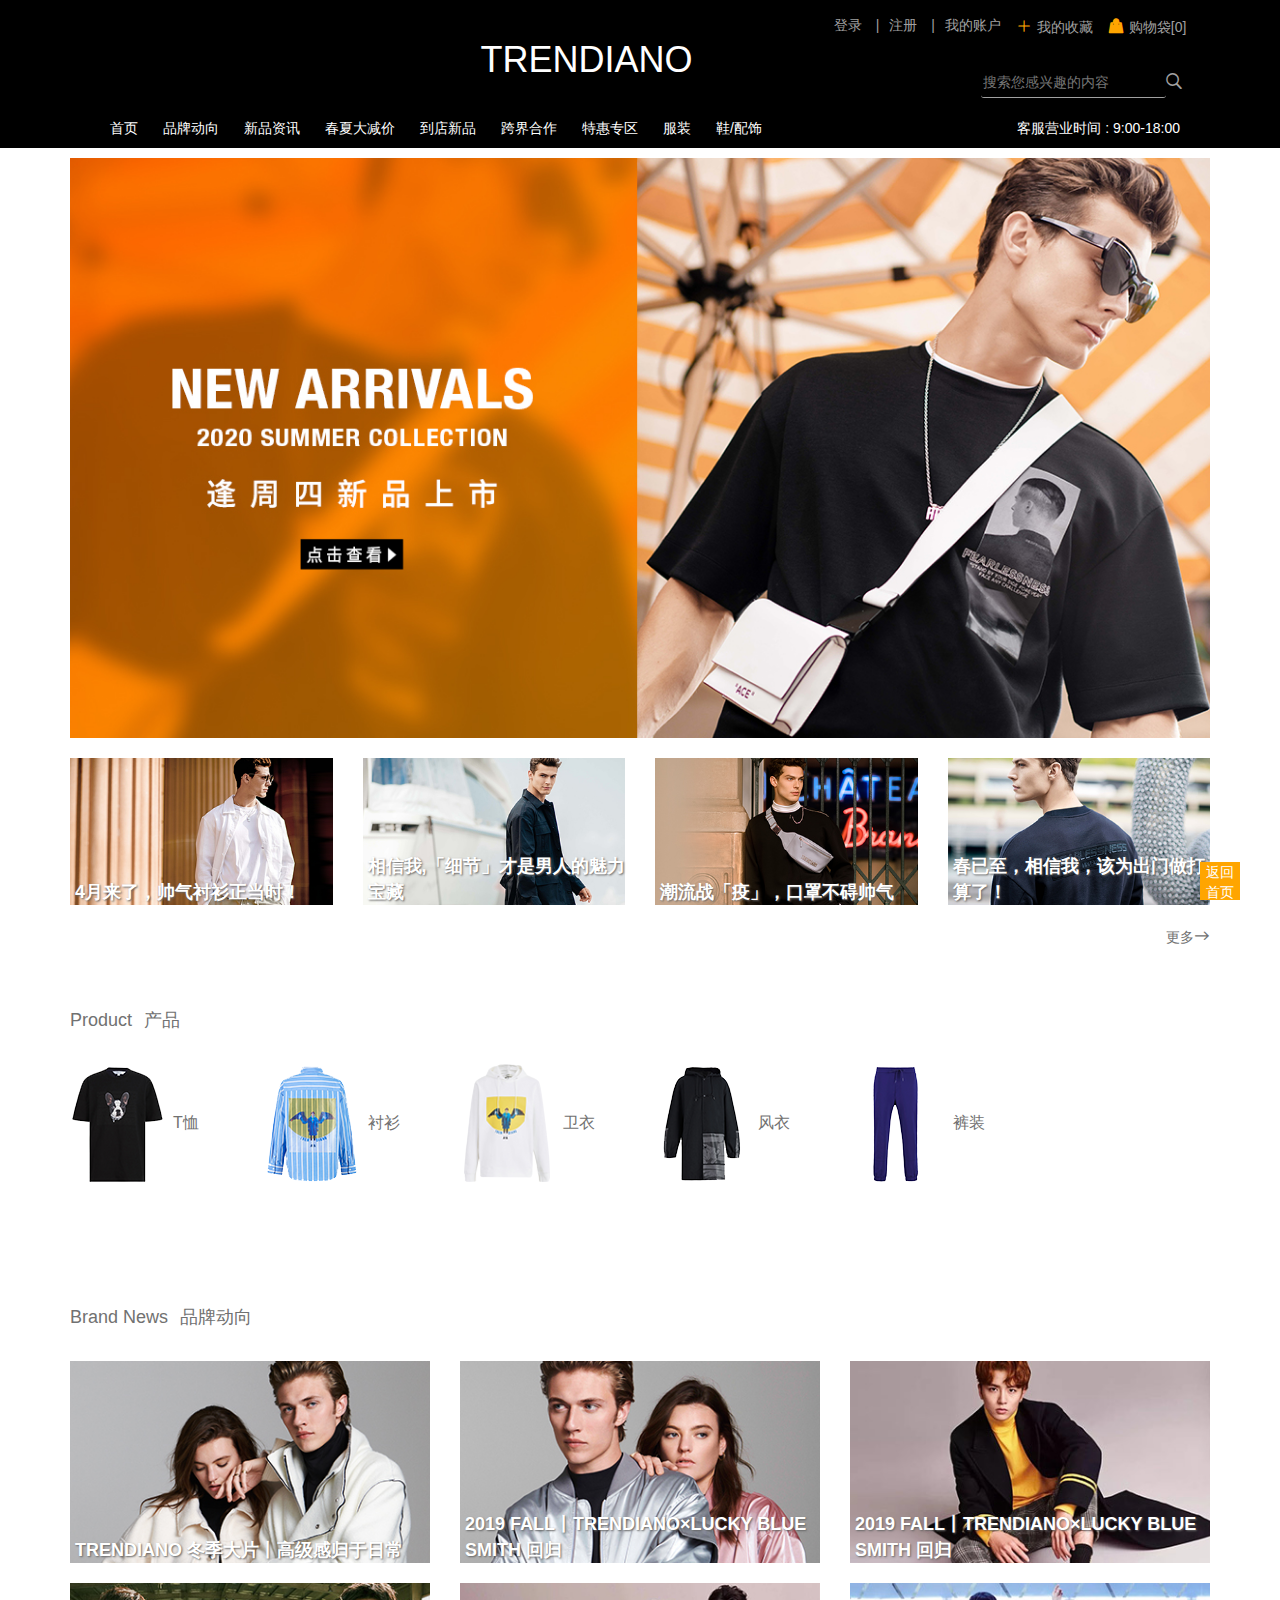
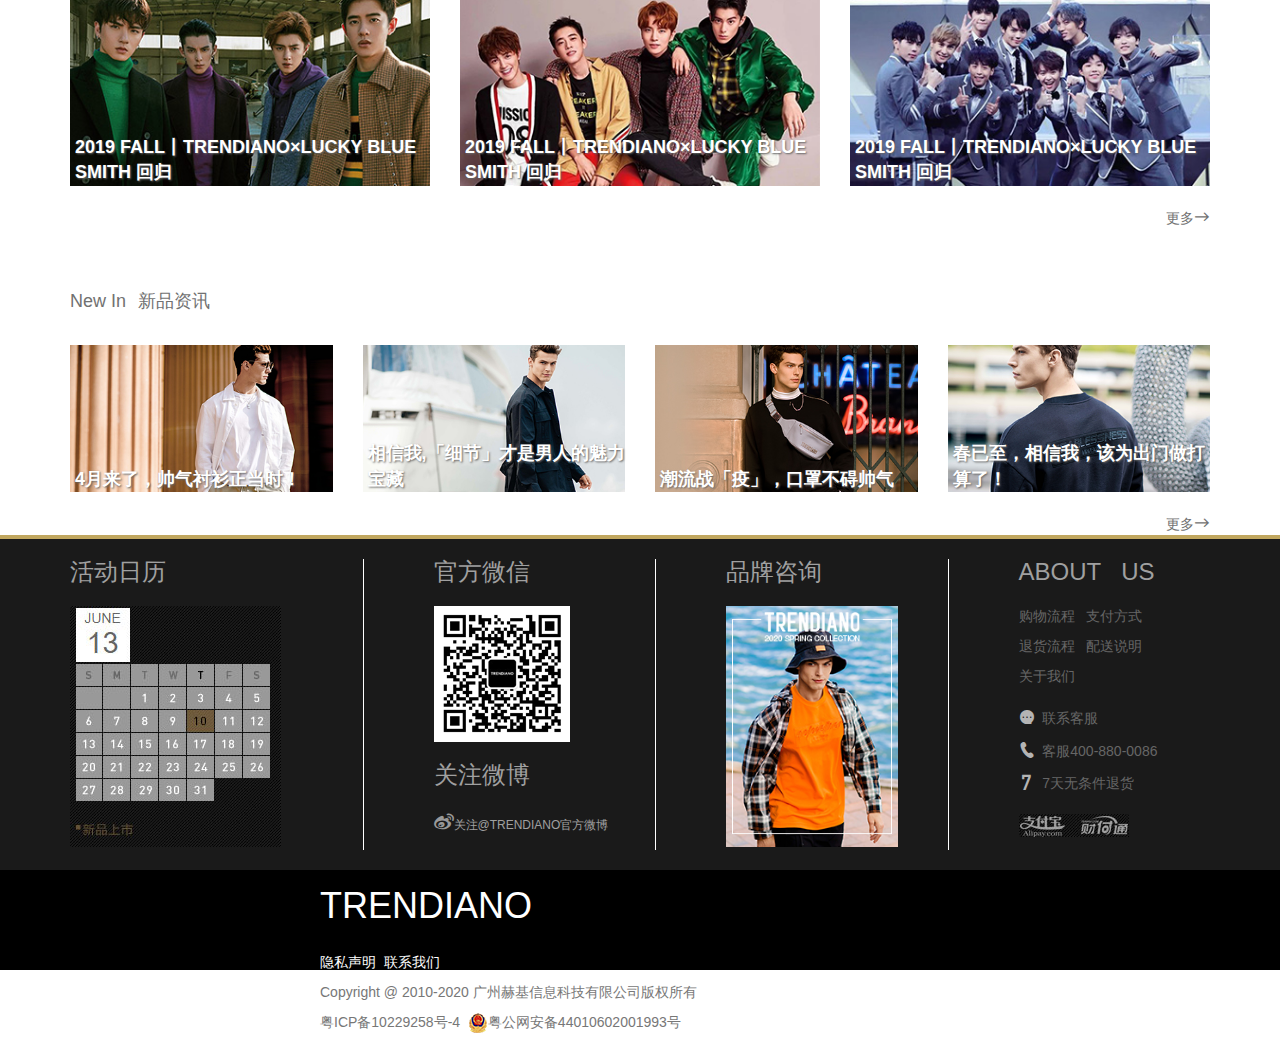
<file: index.html>
<!DOCTYPE html>
<html lang="en">
  <head>
    <meta charset="UTF-8" />
    <meta name="viewport" content="width=device-width, initial-scale=1.0" />
    <title>Document</title>
    <link rel="stylesheet" href="./css/bootstrap.min.css" />
    <link rel="stylesheet" href="./css/icon.css">
    <link rel="stylesheet" href="./css/iconfont.css" />
    <link rel="stylesheet" href="./css/header.css">
    <link rel="stylesheet" href="./css/footer.css">
    <link rel="stylesheet" href="./css/fanhui.css">
    <style>
      .section .big{
        padding-top: 10px;
        padding-bottom: 20px;
      }
      .section .big img{
        width: 100%;
        display: block;
      }
      .section .cell{
        margin-bottom: 20px;
      }
     .section .cell img{
       display: block;
       width: 100%;
       position: relative;
     }
     .section .cell a{
       text-decoration: none;
       color: white;
     }
     .section .cell a p{
       width: 262px;
       padding-left: 5px;
       
       position: absolute;
       bottom: 0;
      font-size: 18px;
      text-shadow: 1px 1px 2px #666;
      font-weight: 900;
     
      margin: 0; 
      background-color: rgba(0,0,0,0,5);
      transition: background-color 0.5s;
     }
     .section .cell a .p-tre{
       width: 360px;
     }
     .section .cell a p:hover{
      background-color: black;
      opacity: 0.5;
     }
     .product{
       margin-top: 60px;
       margin-bottom: 20px;
     }
     .product p span{
       font-size: 18px;
       color: #717171;
      
     }
     .product-img{
       margin-bottom: 60px;
     }
     .product-img .t-shirt span{
      
       font-size: 16px;
       color: #717171;
       padding-left: 5px;
       
     }
     .extra a{
       display: block;
       color: #717171;
       float: right;
       text-decoration: none;
     }
     .header{
       display: block;
     }
     .header-bottom .first{
       padding-left: 170px;
     }
     .two{
       width: 100%;
       display: none;
       position: fixed;
       z-index: 10;
     }
     .top {
       display: none;
     }
    </style>
  </head>
  <body>
    <div class="header">
      <div class="container">
        <div class="row">
          <div class="header-top col-md-12">
            <div class="row">
              <div class="logo col-md-7">
                <h1><a href="" class="tre">TRENDIANO</a></h1>
              </div>
              <div class="reg-sea col-md-5">
                <div class="row">
                  <ul class="col-md-10 clearfix">
                    <li><a href="./denglu.html">登录</a> <span class="shu">|</span></li>
                    <li><a href="">注册</a> <span class="shu">|</span></li>
                    <li><a href="" class="my">我的账户</a></li>
                    <li>
                      <span class="iconfont icon-addTodo-nav icon"></span
                      ><a href="">我的收藏</a>
                    </li>
                    <li>
                      <span class="iconfont icon-gouwudai icon"></span
                      ><a href="./gouwuche.html">购物袋<span>[<span>0</span>]</span></a>
                    </li>
                  </ul>
                  <div class="search col-md-6">
                    <input type="text" name="" id="" class="find" placeholder="搜索您感兴趣的内容"/><span class="iconfont icon-sousuo"></span
                  </div>
                </div>
              </div>
            </div>
          </div>
        </div>
      </div>
        <div class="header-bottom  clearfix">
           <ul class="clearfix">
            <li ><a href="" class="list">首页</a></li>
             <li ><a href="" class="list">品牌动向</a></li>
             <li ><a href="" class="list">新品资讯</a></li>
             <li class="list-item"><a href="" class="list"> 春夏大减价</a>
                  <div class="menu" data-index="3">
            <div class="menu-box"><h4>BIG SALE</h4>
            <div class="menu-bottom clearfix">
             <ul>
              <li><a href="">5.29主推款</a></li>
              <li><a href="">6.11主推款</a></li>
              <li><a href="">7折专区</a></li>
              <li><a href="">8折专区</a></li>
            </ul>
            <ul>
              <li><a href="" class="menu-bottom-right">9折专区</a></li>
            </ul>
           </div>
          </div>
          </div>
             </li>
             <li class="list-item"><a href="" class="list"> 到店新品</a>
              <div class="menu">
                <div class="menu-box"><h4>NEW IN</h4>
                <div class="menu-bottom clearfix">
                 <ul>
                  <li><a href="">5月14号到店</a></li>
                  <li><a href="">4月30号到店</a></li>
                  <li><a href="">4月16号到店</a></li>
                  <li><a href="">全部新品</a></li>
                </ul>
               </div>
              </div>
              </div>
            </li>
             <li class="list-item"><a href="" class="list">跨界合作 </a>
              <div class="menu">
                <div class="menu-box"><h4>IP</h4>
                <div class="menu-bottom clearfix">
                 <ul>
                  <li><a href="">侏儒兔系列</a></li>
                  <li><a href="">狮子王联名款</a></li>
                </ul>
               </div>
              </div>
              </div>
            </li>
             <li class="list-item"><a href="" class="list">特惠专区</a>
              <div class="menu">
                <div class="menu-box"><h4>VIP SALE</h4>
                <div class="menu-bottom clearfix">
                 <ul>
                  <li><a href="">2件9折 3件8折</a></li>
                  <li><a href="">秒杀专区</a></li>
                  <li><a href="">新品秒杀</a></li>
                </ul>
               </div>
              </div>
              </div>
            </li>
             <li class="list-item"><a href="" class="list">服装</a>
              <div class="menu">
                <div class="menu-box"><h4>NEW IN_SHANG</h4>
                <div class="menu-bottom clearfix">
                 <ul>
                  <li><a href="">T恤/POLO</a></li>
                  <li><a href="">衬衫</a></li>
                  <li><a href="">卫衣</a></li>
                  <li><a href="">夹克</a></li>
                </ul>
                <ul>
                  <li><a href="">夹克</a></li>
                  <li><a href="">裤装</a></li>
                  <li><a href="">风衣</a></li>
                  <li><a href="">针织衫</a></li>
                </ul>
                <ul>
                  <li><a href="">羽绒服</a></li>
                  <li><a href="">棉衣</a></li>
                  <li><a href="">毛呢大衣</a></li>
                  <li><a href="">西服</a></li>
                </ul>
               </div>
              </div>
              </div></li>
             <li class="list-item"><a href="" class="list">鞋/配饰</a>
              <div class="menu">
                <div class="menu-box"><h4>SHOES</h4>
                <div class="menu-bottom clearfix">
                 <ul>
                  <li><a href="">休闲鞋</a></li>
                  <li><a href="">凉鞋/拖鞋</a></li>
                  <li><a href="">包包</a></li>
                  <li><a href="">帽</a></li>
                </ul>
                <ul>
                  <li><a href="">袜</a></li>
                  <li><a href="">其他配饰</a></li>
                </ul>
               </div>
              </div>
              </div></li>
             <li><p>客服营业时间 : 9:00-18:00</p></li>
           </ul>
        </div>
      </div>
    </div>
    <div class="header-bottom two clearfix">
      <ul class="clearfix">
       <li class="first" ><a href="" class="list">首页</a></li>
        <li ><a href="" class="list">品牌动向</a></li>
        <li ><a href="" class="list">新品资讯</a></li>
        <li class="list-item"><a href="" class="list"> 春夏大减价</a>
             <div class="menu" data-index="3">
       <div class="menu-box"><h4>BIG SALE</h4>
       <div class="menu-bottom clearfix">
        <ul>
         <li><a href="">5.29主推款</a></li>
         <li><a href="">6.11主推款</a></li>
         <li><a href="">7折专区</a></li>
         <li><a href="">8折专区</a></li>
       </ul>
       <ul>
         <li><a href="" class="menu-bottom-right">9折专区</a></li>
       </ul>
      </div>
     </div>
     </div>
        </li>
        <li class="list-item"><a href="" class="list"> 到店新品</a>
         <div class="menu">
           <div class="menu-box"><h4>NEW IN</h4>
           <div class="menu-bottom clearfix">
            <ul>
             <li><a href="">5月14号到店</a></li>
             <li><a href="">4月30号到店</a></li>
             <li><a href="">4月16号到店</a></li>
             <li><a href="">全部新品</a></li>
           </ul>
          </div>
         </div>
         </div>
       </li>
        <li class="list-item"><a href="" class="list">跨界合作 </a>
         <div class="menu">
           <div class="menu-box"><h4>IP</h4>
           <div class="menu-bottom clearfix">
            <ul>
             <li><a href="">侏儒兔系列</a></li>
             <li><a href="">狮子王联名款</a></li>
           </ul>
          </div>
         </div>
         </div>
       </li>
        <li class="list-item"><a href="" class="list">特惠专区</a>
         <div class="menu">
           <div class="menu-box"><h4>VIP SALE</h4>
           <div class="menu-bottom clearfix">
            <ul>
             <li><a href="">2件9折 3件8折</a></li>
             <li><a href="">秒杀专区</a></li>
             <li><a href="">新品秒杀</a></li>
           </ul>
          </div>
         </div>
         </div>
       </li>
        <li class="list-item"><a href="" class="list">服装</a>
         <div class="menu">
           <div class="menu-box"><h4>NEW IN_SHANG</h4>
           <div class="menu-bottom clearfix">
            <ul>
             <li><a href="">T恤/POLO</a></li>
             <li><a href="">衬衫</a></li>
             <li><a href="">卫衣</a></li>
             <li><a href="">夹克</a></li>
           </ul>
           <ul>
             <li><a href="">夹克</a></li>
             <li><a href="">裤装</a></li>
             <li><a href="">风衣</a></li>
             <li><a href="">针织衫</a></li>
           </ul>
           <ul>
             <li><a href="">羽绒服</a></li>
             <li><a href="">棉衣</a></li>
             <li><a href="">毛呢大衣</a></li>
             <li><a href="">西服</a></li>
           </ul>
          </div>
         </div>
         </div></li>
        <li class="list-item"><a href="" class="list">鞋/配饰</a>
         <div class="menu">
           <div class="menu-box"><h4>SHOES</h4>
           <div class="menu-bottom clearfix">
            <ul>
             <li><a href="">休闲鞋</a></li>
             <li><a href="">凉鞋/拖鞋</a></li>
             <li><a href="">包包</a></li>
             <li><a href="">帽</a></li>
           </ul>
           <ul>
             <li><a href="">袜</a></li>
             <li><a href="">其他配饰</a></li>
           </ul>
          </div>
         </div>
         </div></li>
        <li><p>客服营业时间 : 9:00-18:00</p></li>
      </ul>
   </div>
  <div class="section">
    <div class="container">
      <div class="row">
        <a href="" class="col-md-12 big">
          <img src="./images/20200608153952065.jpg" alt="">
        </a>
            <div class="cell col-md-3">
              <a href="">
                <img src="./images/img2.jpg" alt="">
                <p>4月来了，帅气衬衫正当时！</p>
              </a>
            </div>
            <div class="cell col-md-3">
              <a href="">
                <img src="./images/img3.jpg" alt="">
                <p>相信我,「细节」才是男人的魅力宝藏</p>
              </a>
            </div>
            <div class="cell col-md-3">
              <a href="">
                <img src="./images/img4.jpg" alt="">
                <p>潮流战「疫」，口罩不碍帅气</p>
              </a>
            </div>
            <div class="cell col-md-3">
              <a href="">
                <img src="./images/img5.jpg" alt="">
                <p>春已至，相信我，该为出门做打算了！</p>
              </a>
            </div>
            <div class="extra col-md-12">
              <a href="">更多<span class="iconfont icon-youjiantou"></span></a>
            </div>
            <div class="product col-md-12">
              <p><span>Product</span>&nbsp;&nbsp; <span>产品</span></p>
            </div>
            <div class="product-img col-md-12">
              <div class="row">
                <div class="t-shirt col-md-2">
                  <a href=""><img src="./images/img6.png" alt=""></a>
                  <span>T恤</span>
                </div>
                <div class="t-shirt col-md-2">
                  <a href=""><img src="./images/img7.png" alt=""></a>
                  <span>衬衫</span>
                </div>
                <div class="t-shirt col-md-2">
                  <a href=""><img src="./images/img8.png" alt=""></a>
                  <span>卫衣</span>
                </div>
                <div class="t-shirt col-md-2">
                  <a href=""><img src="./images/img9.png" alt=""></a>
                  <span>风衣</span>
                </div>
                <div class="t-shirt col-md-2">
                  <a href=""><img src="./images/img10.png" alt=""></a>
                  <span>裤装</span>
                </div>
              </div>
              
            </div>
            <div class="product col-md-12">
              <p><span>Brand News</span>&nbsp;&nbsp; <span> 品牌动向</span></p>
            </div>
            <div class="cell col-md-4 ">
              <a href="">
                <img src="./images/1.jpg" alt="">
                <p class="p-tre">TRENDIANO 冬季大片丨高级感归于日常</p>
              </a>
            </div>
            <div class="cell col-md-4 ">
              <a href="">
                <img src="./images/2.jpg" alt="">
                <p class="p-tre">2019 FALL丨TRENDIANO×LUCKY BLUE SMITH 回归</p>
              </a>
            </div>
            <div class="cell col-md-4 ">
              <a href="">
                <img src="./images/3.jpg" alt="">
                <p class="p-tre">2019 FALL丨TRENDIANO×LUCKY BLUE SMITH 回归</p>
              </a>
            </div>
            <div class="cell col-md-4 ">
              <a href="">
                <img src="./images/4.jpg" alt="">
                <p class="p-tre">2019 FALL丨TRENDIANO×LUCKY BLUE SMITH 回归</p>
              </a>
            </div>
            <div class="cell col-md-4 ">
              <a href="">
                <img src="./images/5.jpg" alt="">
                <p class="p-tre">2019 FALL丨TRENDIANO×LUCKY BLUE SMITH 回归</p>
              </a>
            </div>
            <div class="cell col-md-4 ">
              <a href="">
                <img src="./images/6.jpg" alt="">
                <p class="p-tre">2019 FALL丨TRENDIANO×LUCKY BLUE SMITH 回归</p>
              </a>
            </div>
            <div class="extra col-md-12">
              <a href="">更多<span class="iconfont icon-youjiantou"></span></a>
            </div>
            <div class="product col-md-12">
              <p><span>New In</span>&nbsp;&nbsp; <span>  新品资讯</span></p>
              </div>
              <div class="cell col-md-3">
                <a href="">
                  <img src="./images/img2.jpg" alt="">
                  <p>4月来了，帅气衬衫正当时！</p>
                </a>
              </div>
              <div class="cell col-md-3">
                <a href="">
                  <img src="./images/img3.jpg" alt="">
                  <p>相信我,「细节」才是男人的魅力宝藏</p>
                </a>
              </div>
              <div class="cell col-md-3">
                <a href="">
                  <img src="./images/img4.jpg" alt="">
                  <p>潮流战「疫」，口罩不碍帅气</p>
                </a>
              </div>
              <div class="cell col-md-3">
                <a href="">
                  <img src="./images/img5.jpg" alt="">
                  <p>春已至，相信我，该为出门做打算了！</p>
                </a>
              </div>
              <div class="extra col-md-12">
                <a href="">更多<span class="iconfont icon-youjiantou"></span></a>
              </div>
        </div>
    </div>
  </div>
  <div class="fanhui">
    <div class="top"> <a href="">Top</a></div>
   
    <div class="shouye"><a href="./index.html">返回首页</a></div>
  </div>
  <div class="footer">
    <div class="footer-top">
      <div class="container">
        <div class="row">
          <div class="footer-top-box col-md-12">
            <div class="row">
              <div class="date col-md-3">
                <div class="date-box"><h3>活动日历</h3>
                <img src="./images/footer3_03.jpg" alt=""></div>
                
                <div class="line"></div>
              </div>
              <div class="weixin col-md-3">
                <div class="date-box">
                  <h3>官方微信</h3>
                  <img src="./images/footer4.png" alt="">
                  <h3>关注微博</h3>
                  <a href=""><span class="iconfont icon-weibo weibo"></span>关注@TRENDIANO官方微博</a>
                </div>
              </div>
              <div class="brand col-md-3">
                <div class="date-box">
                  <h3>品牌咨询</h3>
                  <img src="./images/footer5.jpg" alt="">
                </div>
              </div>
              <div class="about col-md-3">
                <div class="date-box">
                  <h3>ABOUT&nbsp;&nbsp; US</h3>
                  <ul>
                   <li> <a href="">购物流程</a>&nbsp;&nbsp; <a href="">支付方式</a></li>
                    <li><a href="">退货流程</a>&nbsp;&nbsp; <a href="">配送说明</a></li>
                    <li><a href="">关于我们</a></li>
                  </ul>
                  <ul>
                    <li><span class="iconfont icon-zaixiankefu"></span>&nbsp;&nbsp;联系客服</li>
                    <li><span class="iconfont icon-dianhua"></span>&nbsp;&nbsp;客服400-880-0086</li>
                    <li><span class="iconfont icon-icon-test"></span>&nbsp;&nbsp7天无条件退货</li>
                  </ul>
                  <img src="./images/footer2_06.jpg" alt="">
                </div>
              </div>
            </div>
          </div>
        </div>
      </div>
    </div>
   <div class="footer-bottom">
     <div class="inner clearfix">
       <p class="trend">TRENDIANO</p>
       <div class="yinsi">
         <p><a class="yinsi-text" href="">隐私声明</a>&nbsp;&nbsp;<a class="yinsi-text" href="">联系我们</a></p>
         <p>Copyright @ 2010-2020 广州赫基信息科技有限公司版权所有 </p>
         <p><a href="">粤ICP备10229258号-4</a>&nbsp;&nbsp;<a href=""><img src="./images/footer.png" alt="">粤公网安备44010602001993号</a></p>
       </div>
     </div>
   </div>
  </div>
    <script src="./js/jquery-3.4.1.min.js"></script>
    <script src="./js/header.js"></script>
    <script>
     $('.top').click(function(){
       $('body,html').animate({scrollTop:0},500)
     })
     $(window).scroll(function(){
       if($(window).scrollTop()>30){
         $('.header').css('display','none')
         $('.two').css('display','block')
         $('.top').css('display','block')
       }else{
        $('.header').css('display','block')
         $('.two').css('display','none')
         $('.top').css('display','none')
       }
     })
    </script>
  </body>
</html>
</file>
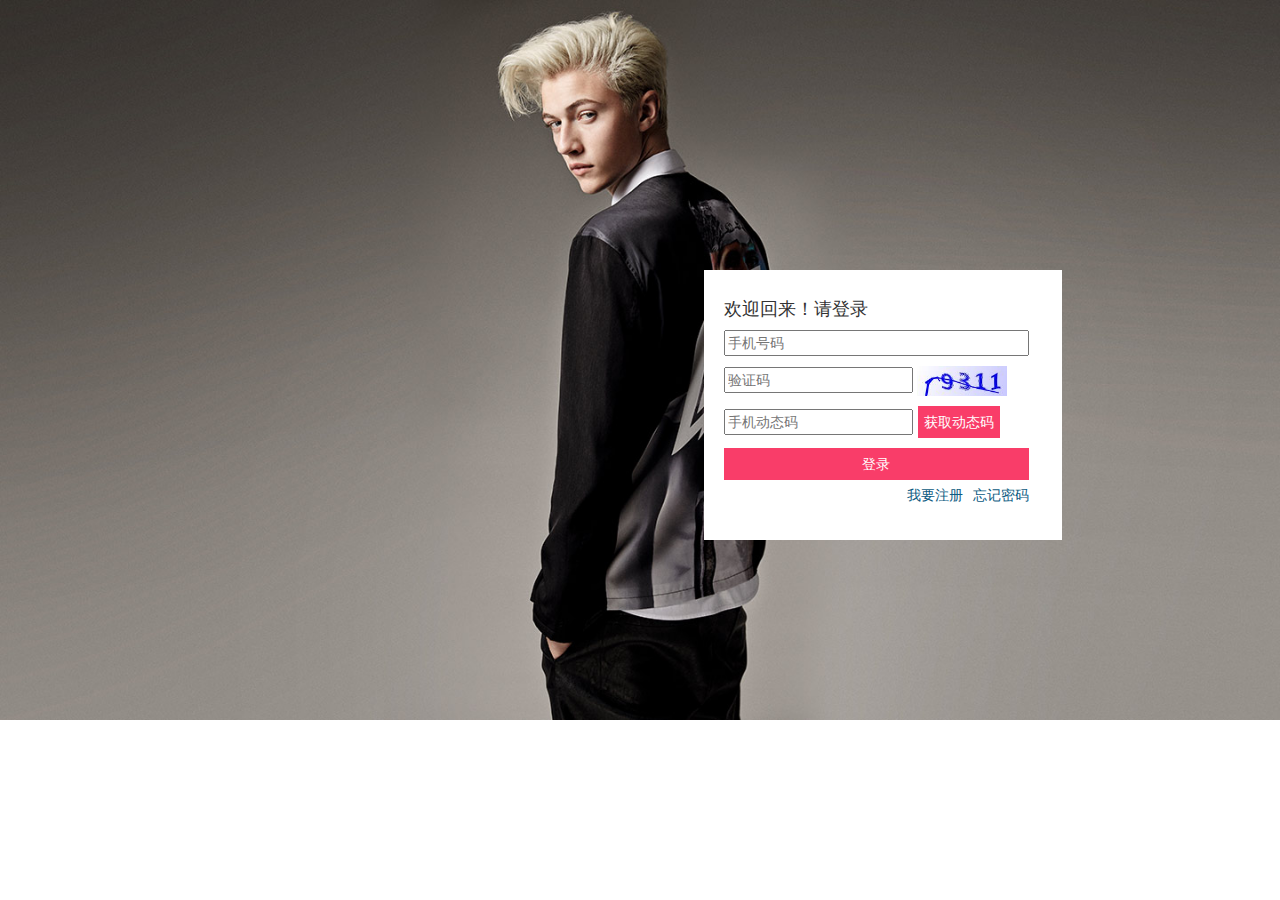
<file: denglu.html>
<!DOCTYPE html>
<html lang="en">
  <head>
    <meta charset="UTF-8" />
    <meta name="viewport" content="width=device-width, initial-scale=1.0" />
    <title>Document</title>
    <link rel="stylesheet" href="./css/bootstrap.min.css" />
    <style>
      .main {
        width: 100%;
      }
      .logo {
        position: relative;
      }
      .logo img {
        display: block;
        width: 100%;
      }
      .denglu {
        width: 28%;
        position: absolute;
        z-index: 2;
        background-color: #fff;
        top: 30%;
        left: 55%;
      }
      .mid {
        margin-left: 20px;
        width: 85%;
      }
      .mid h4 {
        padding-top: 20px;
      }
      .mid button {
        background-color: #f93d69;
        border: none;
        color: white;
        line-height: 30px;
      }

      .inp img {
        width: 90px;
      }
      .inp .shoujihao input {
        width: 100%;
      }
      .inp .dongtai button {
        margin-left: 5px;
      }
      .deng {
        width: 100%;
        text-align: center;
      }
      .mid .bottom {
        text-align: right;
        line-height: 30px;
        padding-bottom: 20px;
      }
      .mid .bottom a {
        text-decoration: none;
        color: #0d5b82;
        font-size: 14px;
        padding-left: 10px;
      }
      .mid .tishi {
        display: none;
        color: #f93d69;
      }
    </style>
  </head>
  <body>
    <div class="main">
      <a href="javascript:void(0);" class="logo"
        ><img src="./images/login_trendiano.jpg" alt=""
      /></a>
      <div class="denglu">
        <div class="mid">
          <h4>欢迎回来！请登录</h4>
          <div class="inp">
            <p class="shoujihao">
              <input type="text" placeholder="手机号码" />
            </p>
            <p class="yanzheng">
              <input type="text" name="" id="" placeholder="验证码" />
              <img src="./images/kaptcha.jpg" alt="" />
            </p>
            <p class="dongtai">
              <input
                type="text"
                name=""
                id=""
                placeholder="手机动态码"
              /><button>获取动态码</button>
            </p>
          </div>
          <div class="tishi">
            <p></p>
          </div>
          <a href="javascript:void(0);" class="lu"
            ><button class="deng">登录</button></a
          >
          <p class="bottom"><a href="">我要注册</a><a href="">忘记密码</a></p>
        </div>
      </div>
    </div>
    <script src="./js/jquery-3.4.1.min.js"></script>
    <script>
      var haoma = /^1[0-9]{10}$/;
      $(".deng").click(function () {
        var number = $(".inp .shoujihao input").val() * 1;
        if (!haoma.test(number)) {
          $(".tishi").css("display", "block");
          $(".tishi p").text("手机号格式不正确");
        } else {
          $(".tishi").css("display", "block");
          // $(".tishi p").text("手机号格式正确");
          $(".lu").attr("href", "./index.html");
        }
      });
    </script>
  </body>
</html>
</file>
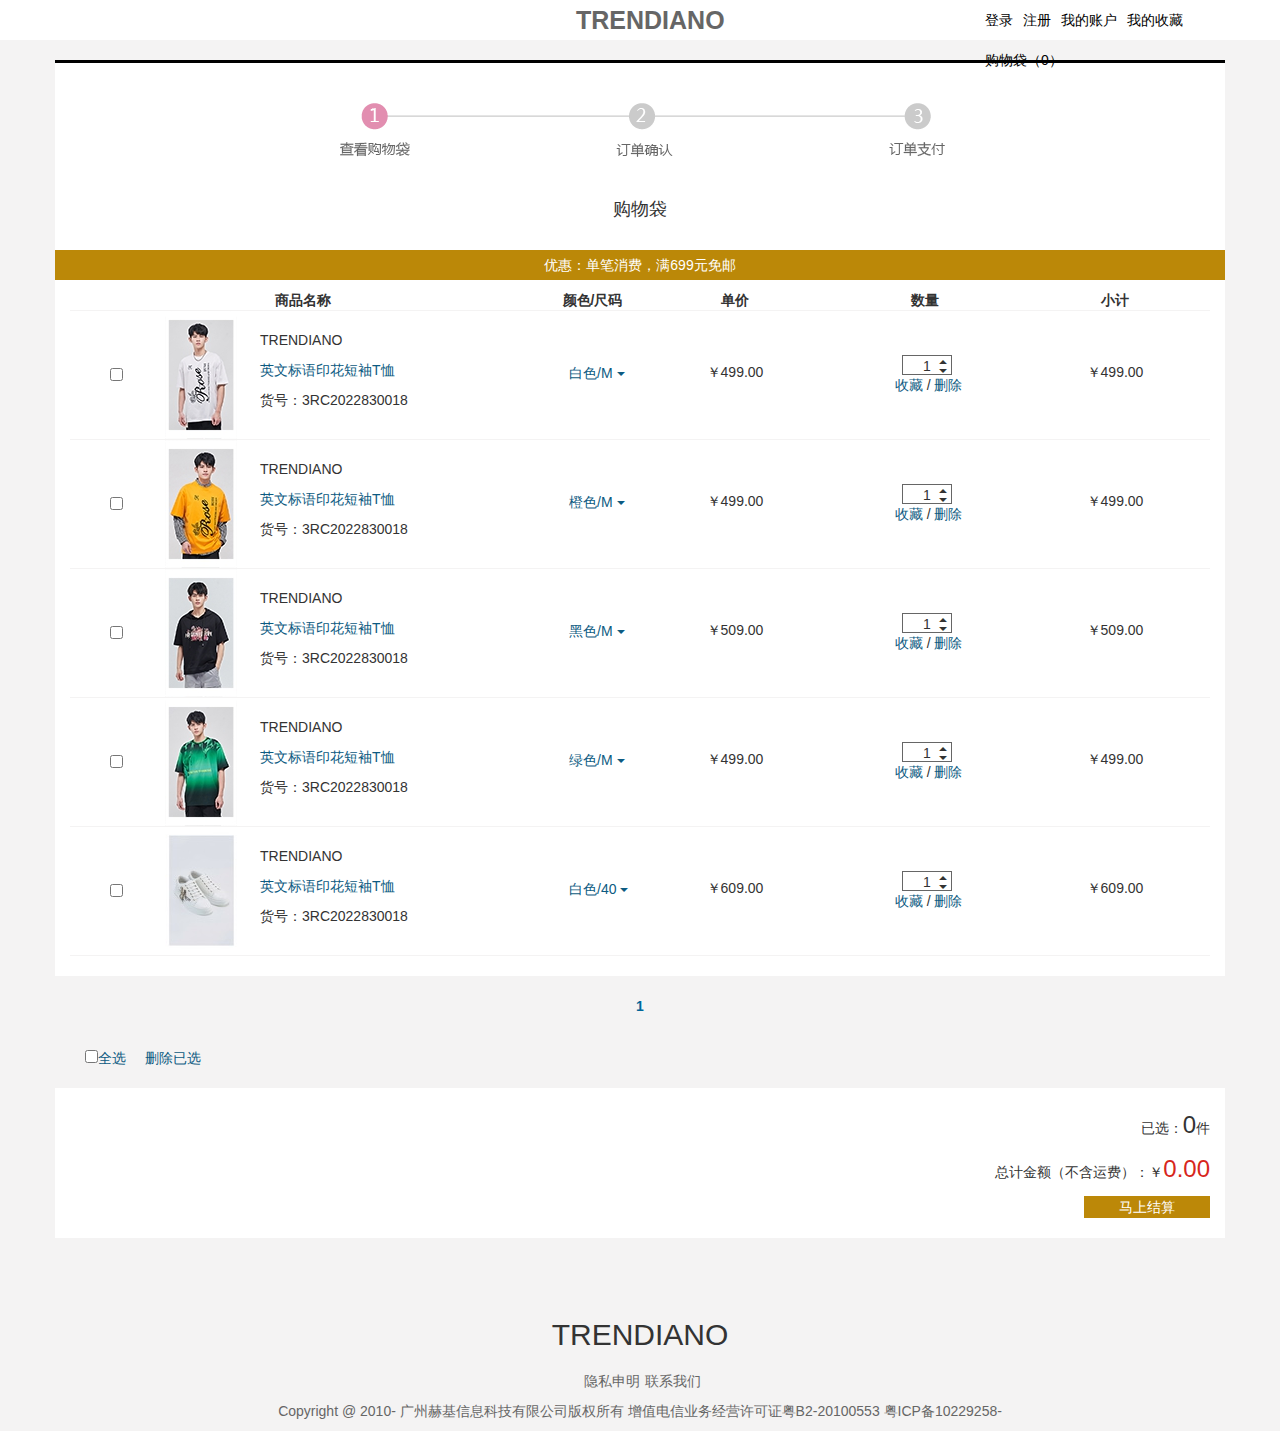
<file: gouwuche.html>
<!DOCTYPE html>
<html lang="en">
  <head>
    <meta charset="UTF-8" />
    <meta name="viewport" content="width=device-width, initial-scale=1.0" />
    <title>Document</title>
    <link rel="stylesheet" href="./css/bootstrap.min.css" />
    <link rel="stylesheet" href="./css/iconfont.css" />
    <link rel="stylesheet" href="./css/gouwuche.css" />
    <style></style>
  </head>
  <body>
    <div class="header">
      <div class="row">
        <h1 class="col-md-9"><a href="">TRENDIANO</a></h1>
        <div class="link col-md-3">
          <ul class="clearfix">
            <li><a href="">登录</a></li>
            <li><a href="">注册</a></li>

            <li><a href="" class="my">我的账户</a></li>
            <li>
              <span class="iconfont icon-addTodo-nav icon"></span
              ><a href="">我的收藏</a>
            </li>
            <li>
              <span class="iconfont icon-gouwudai icon"></span
              ><a href="">购物袋<span>（<span>0</span>）</span></a>
            </li>
          </ul>
        </div>
      </div>
    </div>
    <div class="section">
      <div class="container">
        <div class="row section-box">
          <div class="section-top col-md-12">
            <img src="./images/buy_step_1.png" alt="" />
          </div>
          <h4 class="col-md-12">购物袋</h4>
          <div class="youhui col-md-12"><p>优惠：单笔消费，满699元免邮</p></div>
          <div class="table col-md-12">
            <table class="tab">
              <thead>
                <tr>
                  <th class="col-md-1"></th>
                  <th class="col-md-1"></th>
                  <th class="col-md-3 mingcheng">商品名称</th>
                  <th class="col-md-1">颜色/尺码</th>
                  <th class="col-md-2">单价</th>
                  <th class="col-md-2">数量</th>
                  <th class="col-md-2">小计</th>
                </tr>
              </thead>
            </table>
          </div>
        </div>
        <div class="quanxuan row">
          <div class="col-md-12">
            <p class="page">1</p>
            <a href=""
              ><input type="checkbox" class="quanxuan" /><span>全选</span></a
            >
            <a href="javascript:void(0);" class="yixuan">删除已选</a>
          </div>
        </div>
        <div class="jiesuan row">
          <div class="col-md-12">
            <p class="jianshu">已选：<span>0</span>件</p>
            <p>总计金额（不含运费）：￥<span class="zongji">0.00</span></p>
            <button>马上结算</button>
          </div>
        </div>
      </div>
    </div>
    <div class="footer">
      <div class="container">
        <div class="row">
          <div class="footer-box col-md-12">
            <h2>TRENDIANO</h2>
            <p><a href="">隐私申明</a><a href="">联系我们</a></p>
            <p>
              Copyright @ 2010- 广州赫基信息科技有限公司版权所有
              增值电信业务经营许可证粤B2-20100553 粤ICP备10229258-
            </p>
          </div>
        </div>
      </div>
    </div>
    <script src="./js/jquery-3.4.1.min.js"></script>
    <script>
      var goodsArr = [
        {
          goodsimg: "./images/gou1.jpg",
          goodstext: [
            {
              name: "TRENDIANO",
              fenlei: "英文标语印花短袖T恤",
              huohao: "货号：3RC2022830018",
            },
          ],
          goodssize: "白色/M",
          goodsprice: "￥499.00",
          goodsnumber: 1,
          goodscount: "￥499.00",
          regoods: [
            "./images/gou1.jpg",
            "./images/gou2.jpg",
            "./images/gou3.jpg",
          ],
        },
        {
          goodsimg: "./images/gou2.jpg",
          goodstext: [
            {
              name: "TRENDIANO",
              fenlei: "英文标语印花短袖T恤",
              huohao: "货号：3RC2022830018",
            },
          ],
          goodssize: "橙色/M",
          goodsprice: "￥499.00",
          goodsnumber: 1,
          goodscount: "￥499.00",
          regoods: [
            "./images/gou1.jpg",
            "./images/gou2.jpg",
            "./images/gou3.jpg",
          ],
        },
        {
          goodsimg: "./images/gou3.jpg",
          goodstext: [
            {
              name: "TRENDIANO",
              fenlei: "英文标语印花短袖T恤",
              huohao: "货号：3RC2022830018",
            },
          ],
          goodssize: "黑色/M",
          goodsprice: "￥509.00",
          goodsnumber: 1,
          goodscount: "￥509.00",
          regoods: [
            "./images/gou1.jpg",
            "./images/gou2.jpg",
            "./images/gou3.jpg",
          ],
        },
        {
          goodsimg: "./images/gou4.jpg",
          goodstext: [
            {
              name: "TRENDIANO",
              fenlei: "英文标语印花短袖T恤",
              huohao: "货号：3RC2022830018",
            },
          ],
          goodssize: "绿色/M",
          goodsprice: "￥499.00",
          goodsnumber: 1,
          goodscount: "￥499.00",
          regoods: ["./images/gou4.jpg"],
        },
        {
          goodsimg: "./images/gou5.jpg",
          goodstext: [
            {
              name: "TRENDIANO",
              fenlei: "英文标语印花短袖T恤",
              huohao: "货号：3RC2022830018",
            },
          ],
          goodssize: "白色/40",
          goodsprice: "￥609.00",
          goodsnumber: 1,
          goodscount: "￥609.00",
          regoods: ["./images/gou5.jpg"],
        },
      ];
      var tbody = $("<tbody>");
      for (var i = 0; i < goodsArr.length; i++) {
        var tr = $("<tr >");
        tr.html(`
                  <td>
                    <input type="checkbox" name="" id=""   class="duoxuan" />
                  </td>
                  <td>
                    <a href=""><img src="${goodsArr[i].goodsimg}" alt="" /></a>
                  </td>
                  <td>
                    <p>${goodsArr[i].goodstext[0].name}</p>
                    <p><a href="">${goodsArr[i].goodstext[0].fenlei}</a></p>
                    <p>${goodsArr[i].goodstext[0].huohao}</p>
                  </td>
                  <td class="yanse-size">
                    <a href="javascript:void(0);" class="size"
                      ><span>${goodsArr[i].goodssize}</span>
                      <span class="iconfont icon-icon-down"></span
                    ></a>
                    <div class="size-box">
                        <h3>选择颜色及尺码</h3>
                        <div class="rechoose-area clearfix">
                        </div>
                        <div class="choose-btn">
                          <button class="yes">确定</button
                          ><button class="no">取消</button>
                        </div>
                      </div>
                  </td>
                  <td class="danjia"><p>${goodsArr[i].goodsprice}</p></td>
                  <td>
                    <div class="num-top">
                      <span class="number">1</span>
                      <a href="javascript:void(0);"><span class="iconfont icon-icon-down xia"></span> <span
                        class="iconfont icon-menu-block-right-copy shang"
                      ></span></a>

                    </div>

                    <div class="num-bottom">
                      <a href="" class="shoucang">收藏</a>&nbsp;/&nbsp;<a
                        class="shanchu"
                        href="javascript:void(0);"
                        >删除</a
                      >
                    </div>
                  </td>
                  <td class="xiaoji"><p class="xiaojiprice">${goodsArr[i].goodscount}</p></td>
             `);
        for (var j = 0; j < goodsArr[i].regoods.length; j++) {
          var rechooseItem = $('<div class="rechoose-item">').html(`
                            <p>
                              <a href=""><img src="${goodsArr[i].regoods[j]}" alt=""></a>
                            </p>
                            <div class="choose-size clearfix">
                              <a href="javascript:void(0)">S</a>
                              <a href="javascript:void(0)">M</a>
                              <a href="javascript:void(0)">L</a>
                            </div>
                          `);
          tr.find(".rechoose-area").append(rechooseItem);
        }
        tr.find(".size-box").width(200 * goodsArr[i].regoods.length);
        tbody.append(tr);
      }

      $(".tab").append(tbody);

      var str;
      var zong = 0;
      var jie;
      for (i = 1; i <= 5; i++) {
        (function (arg) {
          str = $("tbody tr:nth-child(" + arg + ")  .xiaoji p").text();
          var price = parseInt(str.substring(1));
          var sum = 1;

          $(
            "tbody tr:nth-child(" + arg + ") td:nth-child(6) .num-top .shang"
          ).click(function () {
            sum++;
            $("tbody tr:nth-child(" + arg + ") td:nth-child(6) .num-top a")
              .siblings()
              .text(sum);
            var counter = "￥" + sum * price + ".00";
            var str = $("tbody tr:nth-child(" + arg + ")  .xiaoji p").text(
              counter
            );
            total($(".duoxuan"));
          });
          $(
            "tbody tr:nth-child(" + arg + ") td:nth-child(6) .num-top .xia"
          ).click(function () {
            if (sum > 1) {
              sum--;
            }

            $("tbody tr:nth-child(" + arg + ") td:nth-child(6) .num-top a")
              .siblings()
              .text(sum);
            var counter = "￥" + sum * price + ".00";
            var str = $("tbody tr:nth-child(" + arg + ")  .xiaoji p").text(
              counter
            );
            total($(".duoxuan"));
          });

          $("tbody tr:nth-child(" + arg + ") td:nth-child(6) .shanchu").click(
            function () {
              $("tbody tr:nth-child(" + arg + ")").remove();
              total($(".duoxuan"));
            }
          );
          $("tbody tr:nth-child(" + arg + ") td:nth-child(4) .size").click(
            function () {
              $(
                "tbody tr:nth-child(" + arg + ") td:nth-child(4) .size-box"
              ).css("display", "block");
            }
          );
          $("tbody tr:nth-child(" + arg + ") td:nth-child(4)  .no").click(
            function () {
              $(
                "tbody tr:nth-child(" + arg + ") td:nth-child(4) .size-box"
              ).css("display", "none");
            }
          );
        })(i);
      }
      $(".yixuan").click(function () {
        for (j = 1; j <= 5; j++) {
          if (
            $("tbody tr:nth-child(" + j + ") .duoxuan ").prop("checked") == true
          ) {
            $("tbody tr:nth-child(" + j + ") ").remove();
          }
        }
      });
      $(".quanxuan").change(function () {
        var allcheck = $(this).prop("checked");
        $(".duoxuan").prop("checked", allcheck);
        total($(".duoxuan"));
      });
      $(".duoxuan").change(function () {
        var state = $(this).prop("checked");
        if (state) {
          var allchecked = true;
          $(".duoxuan").each(function () {
            if (!$(this).prop("checked")) {
              allchecked = false;
            }
          });
          $(".quanxuan").prop("checked", allchecked);
        } else {
          $(".quanxuan").prop("checked", false);
        }
        total($(".duoxuan"));
      });
      function total(duoxuan) {
        var totalnum = 0;
        var totalprice = 0;
        duoxuan.each(function () {
          if ($(this).prop("checked")) {
            totalnum =
              totalnum + $(this).parents("tr").find(".number").text() * 1;
            console.log(totalnum);
            var int = parseInt(
              $(this).parents("tr").find(".xiaojiprice").text().substring(1, 4)
            );
            console.log(int);
            totalprice = totalprice + int;
          }
        });
        $(".jianshu span").text(totalnum);
        $(".zongji").text(totalprice);
      }
    </script>
  </body>
</html>
</file>
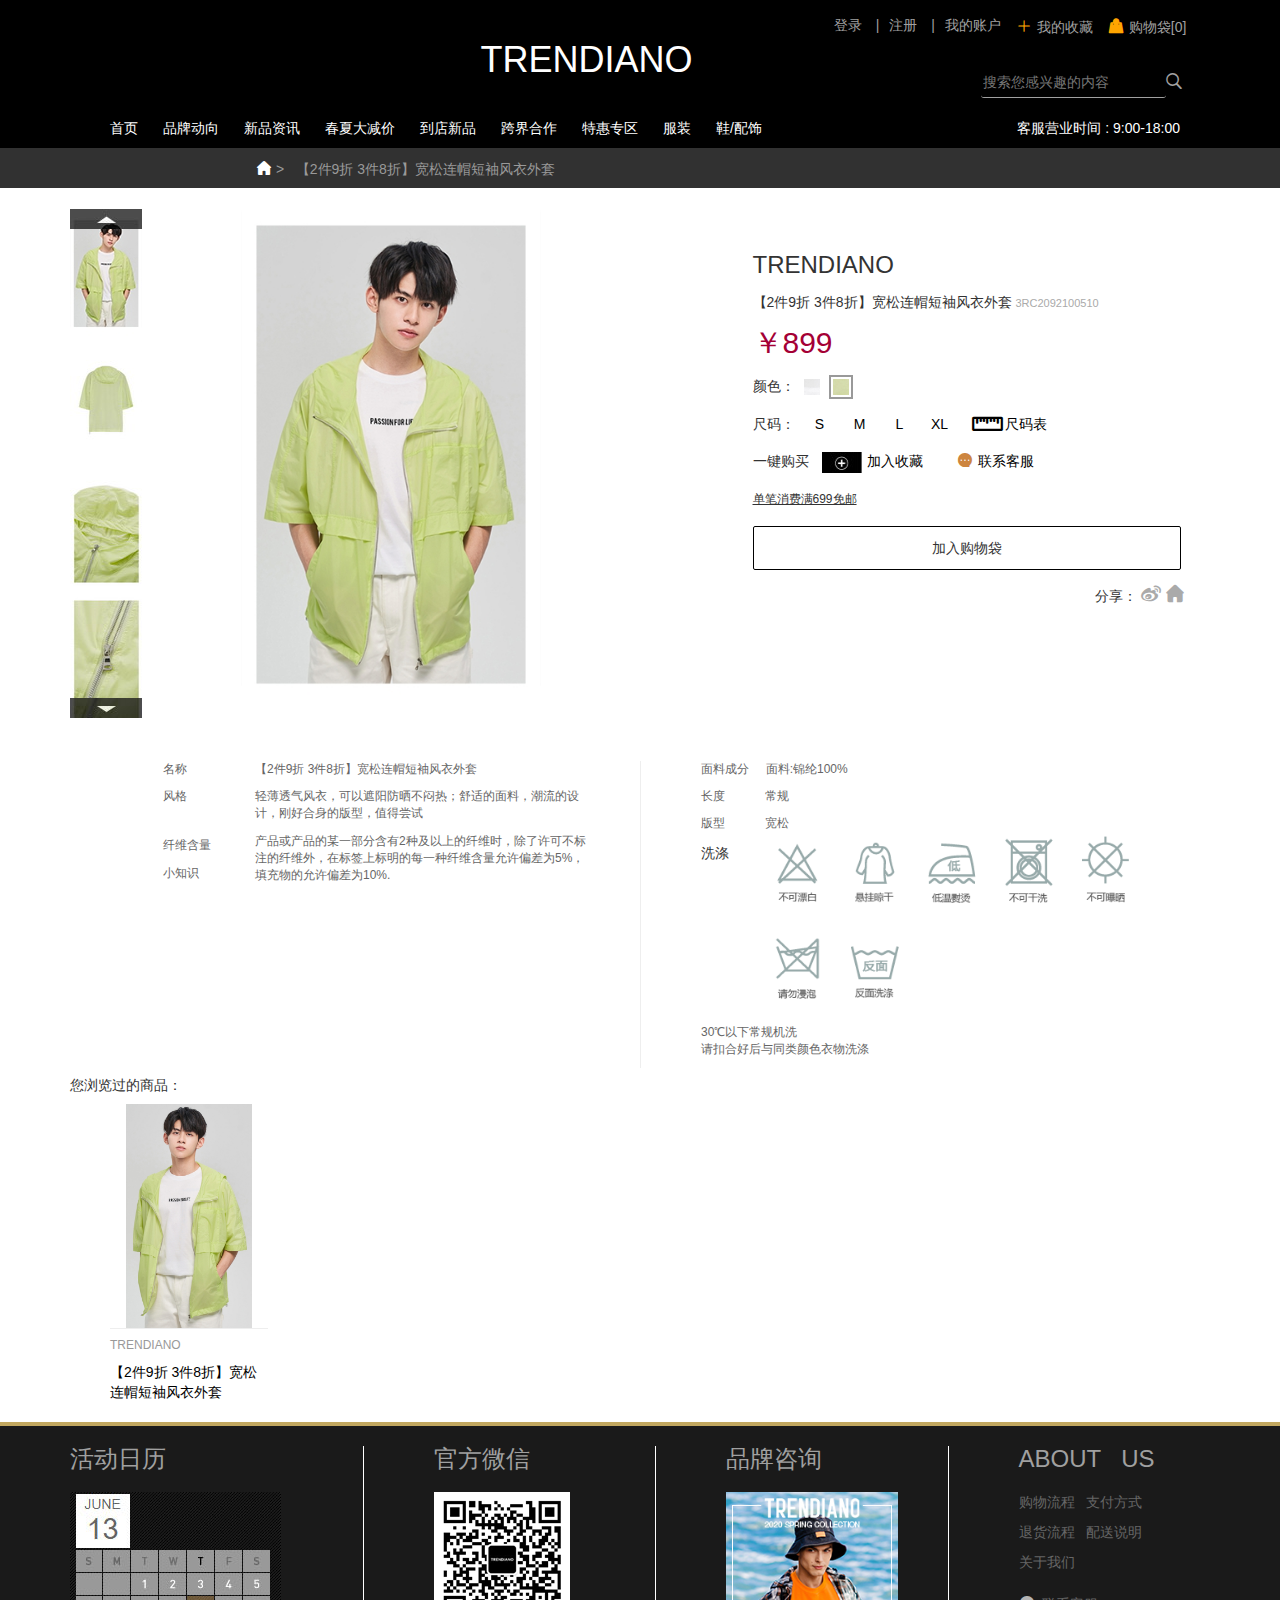
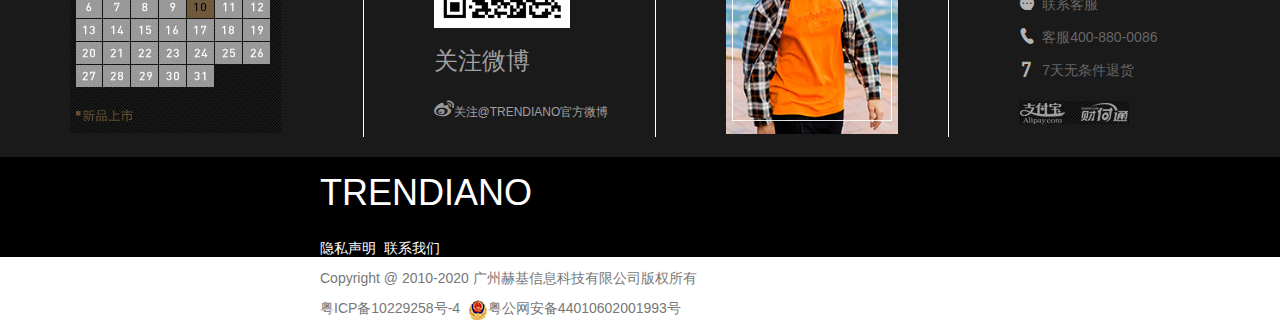
<file: xiangqing.html>
<!DOCTYPE html>
<html lang="en">
  <head>
    <meta charset="UTF-8" />
    <meta name="viewport" content="width=device-width, initial-scale=1.0" />
    <title>Document</title>
    <link rel="stylesheet" href="./css/bootstrap.min.css" />
    <link rel="stylesheet" href="./css/icon.css">
    <link rel="stylesheet" href="./css/iconfont.css" />
    <link rel="stylesheet" href="./css/header.css" />
    <link rel="stylesheet" href="./css/footer.css">
    <link rel="stylesheet" href="./css/xiangqing.css">
    <link rel="stylesheet" href="./css/fanhui.css">
    
  </head>
  <body>
    <div class="header">
      <div class="container">
        <div class="row">
          <div class="header-top col-md-12">
            <div class="row">
              <div class="logo col-md-7">
                <h1><a href="" class="tre">TRENDIANO</a></h1>
              </div>
              <div class="reg-sea col-md-5">
                <div class="row">
                  <ul class="col-md-10 clearfix">
                    <li><a href="">登录</a> <span class="shu">|</span></li>
                    <li><a href="">注册</a> <span class="shu">|</span></li>
                    <li><a href="" class="my">我的账户</a></li>
                    <li>
                      <span class="iconfont icon-addTodo-nav icon"></span
                      ><a href="">我的收藏</a>
                    </li>
                    <li>
                      <span class="iconfont icon-gouwudai icon"></span
                      ><a href="">购物袋<span>[<span>0</span>]</span></a>
                    </li>
                  </ul>
                  <div class="search col-md-6">
                    <input type="text" name="" id="" class="find" placeholder="搜索您感兴趣的内容"/><span class="iconfont icon-sousuo"></span
                  </div>
                </div>
              </div>
            </div>
          </div>
        </div>
      </div>
        <div class="header-bottom  clearfix">
           <ul class="clearfix">
            <li ><a href="" class="list">首页</a></li>
             <li ><a href="" class="list">品牌动向</a></li>
             <li ><a href="" class="list">新品资讯</a></li>
             <li class="list-item"><a href="" class="list"> 春夏大减价</a>
                  <div class="menu" data-index="3">
            <div class="menu-box"><h4>BIG SALE</h4>
            <div class="menu-bottom clearfix">
             <ul>
              <li><a href="">5.29主推款</a></li>
              <li><a href="">6.11主推款</a></li>
              <li><a href="">7折专区</a></li>
              <li><a href="">8折专区</a></li>
            </ul>
            <ul>
              <li><a href="" class="menu-bottom-right">9折专区</a></li>
            </ul>
           </div>
          </div>
          </div>
             </li>
             <li class="list-item"><a href="" class="list"> 到店新品</a>
              <div class="menu">
                <div class="menu-box"><h4>NEW IN</h4>
                <div class="menu-bottom clearfix">
                 <ul>
                  <li><a href="">5月14号到店</a></li>
                  <li><a href="">4月30号到店</a></li>
                  <li><a href="">4月16号到店</a></li>
                  <li><a href="">全部新品</a></li>
                </ul>
               </div>
              </div>
              </div>
            </li>
             <li class="list-item"><a href="" class="list">跨界合作 </a>
              <div class="menu">
                <div class="menu-box"><h4>IP</h4>
                <div class="menu-bottom clearfix">
                 <ul>
                  <li><a href="">侏儒兔系列</a></li>
                  <li><a href="">狮子王联名款</a></li>
                </ul>
               </div>
              </div>
              </div>
            </li>
             <li class="list-item"><a href="" class="list">特惠专区</a>
              <div class="menu">
                <div class="menu-box"><h4>VIP SALE</h4>
                <div class="menu-bottom clearfix">
                 <ul>
                  <li><a href="">2件9折 3件8折</a></li>
                  <li><a href="">秒杀专区</a></li>
                  <li><a href="">新品秒杀</a></li>
                </ul>
               </div>
              </div>
              </div>
            </li>
             <li class="list-item"><a href="" class="list">服装</a>
              <div class="menu">
                <div class="menu-box"><h4>NEW IN_SHANG</h4>
                <div class="menu-bottom clearfix">
                 <ul>
                  <li><a href="">T恤/POLO</a></li>
                  <li><a href="">衬衫</a></li>
                  <li><a href="">卫衣</a></li>
                  <li><a href="">夹克</a></li>
                </ul>
                <ul>
                  <li><a href="">夹克</a></li>
                  <li><a href="">裤装</a></li>
                  <li><a href="">风衣</a></li>
                  <li><a href="">针织衫</a></li>
                </ul>
                <ul>
                  <li><a href="">羽绒服</a></li>
                  <li><a href="">棉衣</a></li>
                  <li><a href="">毛呢大衣</a></li>
                  <li><a href="">西服</a></li>
                </ul>
               </div>
              </div>
              </div></li>
             <li class="list-item"><a href="" class="list">鞋/配饰</a>
              <div class="menu">
                <div class="menu-box"><h4>SHOES</h4>
                <div class="menu-bottom clearfix">
                 <ul>
                  <li><a href="">休闲鞋</a></li>
                  <li><a href="">凉鞋/拖鞋</a></li>
                  <li><a href="">包包</a></li>
                  <li><a href="">帽</a></li>
                </ul>
                <ul>
                  <li><a href="">袜</a></li>
                  <li><a href="">其他配饰</a></li>
                </ul>
               </div>
              </div>
              </div></li>
             <li><p>客服营业时间 : 9:00-18:00</p></li>
           </ul>
        </div>
      </div>
    </div>
    <div class="home">
      <a href="./index.html"><span class="iconfont icon-yemian-copy-copy"></span></a>
      <span>> &nbsp;&nbsp;【2件9折 3件8折】宽松连帽短袖风衣外套</span>
    </div>
    <div class="section">
      <div class="container">
        <div class="row">
          <div class="magnifier col-md-7">
            <div class="row">
              <div class="main-banner col-md-3">
                <div class="arrow-up">
                  <a href="javascript:void(0)"
                    ><img src="./images/xiangqing/shang_03.jpg" alt=""
                  /></a>
                </div>
                <div class="pic">
                  <ul>
                    <li
                      data-little-src="./images/xiangqing/big1.jpg"
                      data-big-src="./images/xiangqing/big1.jpg"
                    >
                      <img src="./images/xiangqing/1.jpg" alt="" />
                    </li>
                    <li
                      data-little-src="./images/xiangqing/big3.jpg"
                      data-big-src="./images/xiangqing/big3.jpg"
                    >
                      <img src="./images/xiangqing/3.jpg" alt="" />
                    </li>

                    <li
                      data-little-src="./images/xiangqing/big4.jpg"
                      data-big-src="./images/xiangqing/big4.jpg"
                    >
                      <img src="./images/xiangqing/4.jpg" alt="" />
                    </li>
                    <li
                      data-little-src="./images/xiangqing/big5.jpg"
                      data-big-src="./images/xiangqing/big5.jpg"
                    >
                      <img src="./images/xiangqing/5.jpg" alt="" />
                    </li>
                    <li
                      data-little-src="./images/xiangqing/big6.jpg"
                      data-big-src="./images/xiangqing/big6.jpg"
                    >
                      <img src="./images/xiangqing/6.jpg" alt="" />
                    </li>
                    <li
                      data-little-src="./images/xiangqing/big7.jpg"
                      data-big-src="./images/xiangqing/big7.jpg"
                    >
                      <img src="./images/xiangqing/7.jpg" alt="" />
                    </li>
                  </ul>
                </div>

                <div class="arrow-down"><a href="javascript:void(0)"><img src="./images/xiangqing/xia_06.jpg" alt=""></a></div>
              </div>
              <div class="little col-md-9">
                <img class="artwork" src="./images/xiangqing/big1.jpg" alt="" />
                <div class="shade"></div>
              </div>
          
              <div class="big-pic">
                <img src="./images/xiangqing/big1.jpg" alt="" />
              </div>
            </div>
          </div>
          <div class="trendiano col-md-5">
            <p class="title">TRENDIANO</p>
            <p class="dazhe">【2件9折 3件8折】宽松连帽短袖风衣外套 <span>3RC2092100510</span></p>
            <p class="money"> 
              ￥899
              </p>
              <div class="color"><span>颜色：</span><img class="mibai" src="./images/xiangqing/3RC2092100010_color_1.jpg" alt=""><img src="./images/xiangqing/3RC2092100510_color_1.jpg" alt=""></div>
              <div class="size clearfix">
                <span>尺码：</span>
                <ul class="clearfix">
                  <li><a href="">S</a></li>
                  <li><a href="">M</a></li>
                  <li><a href="">L</a></li>
                  <li><a href="">XL</a></li>
                  
                </ul><a href="" class="chima"><span class="iconfont icon-chizi"></span>尺码表</a>
              </div>
              <div class="goumai">
                <span>一键购买</span>
                <a href=""><img src="./images/shoucang_07.jpg" alt="">加入收藏</a>
                <a href=""><span class="iconfont icon-zaixiankefu"></span>联系客服</a>
              </div>
              <h6>单笔消费满699免邮</h6>
              <button>加入购物袋</button>
              <div class="fenxiang">
                <span>分享：</span>
                <a href=""><span class="iconfont icon-weibo"></span></a>
                <a href=""><span class="iconfont icon-yemian-copy-copy
                  "></span></a>
              </div>
          </div>
          <div class="text col-md-12">
            <div class="row">
              <div class=" col-md-6 text-left">
               <div class="row">
                 <div class="name col-md-4"> 
                   <ul>
                   <li>名称</li>
                   <li>风格</li>
                 </ul>
                 <ul>
                    <li>纤维含量</li>
                    <li>小知识</li>
                  </ul>
                </div>
                <div class="fengge col-md-8">
                  <ul>
                   <li>【2件9折 3件8折】宽松连帽短袖风衣外套</li>
                   <li>轻薄透气风衣，可以遮阳防晒不闷热；舒适的面料，潮流的设计，刚好合身的版型，值得尝试</li>
                 </ul>
                  <ul>
                    <li>产品或产品的某一部分含有2种及以上的纤维时，除了许可不标注的纤维外，在标签上标明的每一种纤维含量允许偏差为5%，填充物的允许偏差为10%.</li>
                  </ul>
                </div>
                 
               </div>
              </div>
              <div class="text-right col-md-6">
                <div class="mianliao">
                  <p>面料成分 &nbsp;&nbsp;&nbsp;&nbsp;面料:锦纶100%
                  </p>
                  <p>长度&nbsp;&nbsp;&nbsp;&nbsp;&nbsp;&nbsp;&nbsp;&nbsp;&nbsp;&nbsp;&nbsp;&nbsp;常规</p>
                  <p>版型&nbsp;&nbsp;&nbsp;&nbsp;&nbsp;&nbsp;&nbsp;&nbsp;&nbsp;&nbsp;&nbsp;&nbsp;宽松</p>
                </div>
                <div class="xidi clearfix">
                  <span>洗涤</span>
                  <div class="biaozhi">
                    <img src="./images/biaozhi1.png" alt="">
                    <img src="./images/biaozhi2.png" alt="">
                    <img src="./images/biaozhi3.png" alt="">
                    <img src="./images/biaozhi4.png" alt="">
                    <img src="./images/biaozhi5.png" alt="">
                    <img src="./images/biaozhi6.png" alt="">
                    <img src="./images/biaozhi7.png" alt="">

                  </div>
                  <p>30℃以下常规机洗<br>请扣合好后与同类颜色衣物洗涤</p>
                </div>
              </div>
            </div>
          </div>
          <div class="view col-md-12">
            <h5>您浏览过的商品：</h5>
            <ul>
              <div class="row">
                <li class="col-md-2">
                <a class="imgbox" href=""><img class="up" src="./images/list_1.jpg" alt=""><img class="down" src="./images/list_2.jpg" alt="">
                </a>
                <a href="" class="view-text">
                  <h6>TRENDIANO</h6>
                  <p>【2件9折 3件8折】宽松连帽短袖风衣外套</p></a>
              </li></div>
              
            </ul>
          </div>
        </div>
      </div>
    </div>
    <div class="footer">
      <div class="footer-top">
        <div class="container">
          <div class="row">
            <div class="footer-top-box col-md-12">
              <div class="row">
                <div class="date col-md-3">
                  <div class="date-box"><h3>活动日历</h3>
                  <img src="./images/footer3_03.jpg" alt=""></div>
                  
                  <div class="line"></div>
                </div>
                <div class="weixin col-md-3">
                  <div class="date-box">
                    <h3>官方微信</h3>
                    <img src="./images/footer4.png" alt="">
                    <h3>关注微博</h3>
                    <a href=""><span class="iconfont icon-weibo weibo"></span>关注@TRENDIANO官方微博</a>
                  </div>
                </div>
                <div class="brand col-md-3">
                  <div class="date-box">
                    <h3>品牌咨询</h3>
                    <img src="./images/footer5.jpg" alt="">
                  </div>
                </div>
                <div class="about col-md-3">
                  <div class="date-box">
                    <h3>ABOUT&nbsp;&nbsp; US</h3>
                    <ul>
                     <li> <a href="">购物流程</a>&nbsp;&nbsp; <a href="">支付方式</a></li>
                      <li><a href="">退货流程</a>&nbsp;&nbsp; <a href="">配送说明</a></li>
                      <li><a href="">关于我们</a></li>
                    </ul>
                    <ul>
                      <li><span class="iconfont icon-zaixiankefu"></span>&nbsp;&nbsp;联系客服</li>
                      <li><span class="iconfont icon-dianhua"></span>&nbsp;&nbsp;客服400-880-0086</li>
                      <li><span class="iconfont icon-icon-test"></span>&nbsp;&nbsp7天无条件退货</li>
                    </ul>
                    <img src="./images/footer2_06.jpg" alt="">
                  </div>
                </div>
              </div>
            </div>
          </div>
        </div>
      </div>
     <div class="footer-bottom">
       <div class="inner clearfix">
         <p class="trend">TRENDIANO</p>
         <div class="yinsi">
           <p><a class="yinsi-text" href="">隐私声明</a>&nbsp;&nbsp;<a class="yinsi-text" href="">联系我们</a></p>
           <p>Copyright @ 2010-2020 广州赫基信息科技有限公司版权所有 </p>
           <p><a href="">粤ICP备10229258号-4</a>&nbsp;&nbsp;<a href=""><img src="./images/footer.png" alt="">粤公网安备44010602001993号</a></p>
         </div>
       </div>
     </div>
    </div>
    <script src="./js/jquery-3.4.1.min.js"></script>
    <script src="./js/header.js"></script>
    <script>
      $(".header-bottom  .list ").mouseenter(function () {
        $(this).siblings().css({ "z-index": 5 });
      });
      $(".header-bottom ul ").mouseleave(function () {
        $(".header-bottom ul .list-item .menu").css("z-index", -1);
      });
      var shadeWidth = $(".shade").width();
      var shadeHeight = $(".shade").height();
      var littleOffestTop = $(".little").offset().top;
      var littleOffestLeft = $(".little").offset().left;
      var littleWidth = $(".little").width();
      var littleHeight = $(".little").height();
      $(".little").mouseenter(function() {
        $(".shade").css("display", "block");
        $('.big-pic').css('display','block')
      });
      $(".little").mouseleave(function() {
        $(".shade").css("display", "none");
        $('.big-pic').css('display','none')
      });
      $(".little").mousemove(function(event) {
        var mouseX = event.pageX;
        var mouseY = event.pageY;
        var shadeLeft = mouseX - littleOffestLeft - shadeWidth / 2;
        if (shadeLeft < 0) {
          shadeLeft = 0;
        } else if (shadeLeft > littleWidth - shadeWidth) {
          shadeLeft = littleWidth - shadeWidth;
        }
        var shadeTop = mouseY - littleOffestTop - shadeHeight / 2;
        if (shadeTop < 0) {
          shadeTop = 0;
        } else if (shadeTop > littleHeight - shadeHeight) {
          shadeTop = littleHeight - shadeHeight;
        }
        $(".shade").css({ left: shadeLeft, top: shadeTop });
        $(".big-pic img").css({ left: -3 * shadeLeft, top: -3 * shadeTop });
      });
      var ind = 0;
      var minheight = $("min-banner li").outerHeight;
      // var minPicNum = $(".min-banner li").length();

      var liMarginLeft =
        $($(".min-banner ul").height() - minheight * 6) / (6 - 1);
      $(".arrow-down").click(function() {
        if (ind < 2) {
          ind = ind + 1;
        }
        $(".main-banner ul").css("margin-top", ind * -132);
      });
      $(".arrow-up").click(function() {
        if (ind > 0) {
          ind = ind - 1;
        }
        $(".main-banner ul").css("margin-top", ind * -132);
      });
      $(".main-banner li").click(function() {
        // console.log(1);
        var smallSrc = $(this).attr("data-little-src");

        $(".little img").attr("src", smallSrc);
        var bigSrc = $(this).attr("data-big-src");
        $(".big-pic img").attr("src", bigSrc);
        
      });
      $('.view .imgbox').mouseenter(function(){
        $('.up').css('opacity',0)
        $('.down').css('opacity',1)
        $('.view-text p').css('color','peru')
        $('.view .view-text h6').css('color','peru')
      })
      $('.view .imgbox').mouseleave(function(){
        $('.up').css('opacity',1)
        $('.down').css('opacity',0)
        $(' .view-text p').css('color','black')
        $('.view .view-text h6').css('color','#999')
      })
      $('.view-text p').mouseenter(function(){
        $(' .view-text p').css('color','peru')
      })
      $('.view-text p').mouseleave(function(){
        $(' .view-text p').css('color','black')
      })
      $('.top').click(function(){
       $('body,html').animate({scrollTop:0},500)
     })
    </script>
  </body>
</html>
</file>
<file: css/icon.css>
@font-face {font-family: "iconfont";
  src: url('iconfont.eot?t=1592439721114'); /* IE9 */
  src: url('iconfont.eot?t=1592439721114#iefix') format('embedded-opentype'), /* IE6-IE8 */
  url('[data-uri]') format('woff2'),
  url('iconfont.woff?t=1592439721114') format('woff'),
  url('iconfont.ttf?t=1592439721114') format('truetype'), /* chrome, firefox, opera, Safari, Android, iOS 4.2+ */
  url('iconfont.svg?t=1592439721114#iconfont') format('svg'); /* iOS 4.1- */
}

.iconfont {
  font-family: "iconfont" !important;
  font-size: 16px;
  font-style: normal;
  -webkit-font-smoothing: antialiased;
  -moz-osx-font-smoothing: grayscale;
}

.icon-sousuo:before {
  content: "\e690";
}

.icon-arrfill_d-copy-copy:before {
  content: "\e60f";
}

.icon-weibo:before {
  content: "\e63b";
}

.icon-gouwudai:before {
  content: "\e661";
}

.icon-youjiantou:before {
  content: "\e501";
}

.icon-addTodo-nav:before {
  content: "\e51b";
}

.icon-icon-test:before {
  content: "\e628";
}

.icon-yemian-copy-copy:before {
  content: "\e502";
}

.icon-chizi:before {
  content: "\e6b0";
}

.icon-zaixiankefu:before {
  content: "\e6d4";
}

.icon-dianhua:before {
  content: "\e68a";
}
</file>
<file: css/iconfont.css>
@font-face {font-family: "iconfont";
  src: url('iconfont.eot?t=1593157449514'); /* IE9 */
  src: url('iconfont.eot?t=1593157449514#iefix') format('embedded-opentype'), /* IE6-IE8 */
  url('[data-uri]') format('woff2'),
  url('iconfont.woff?t=1593157449514') format('woff'),
  url('iconfont.ttf?t=1593157449514') format('truetype'), /* chrome, firefox, opera, Safari, Android, iOS 4.2+ */
  url('iconfont.svg?t=1593157449514#iconfont') format('svg'); /* iOS 4.1- */
}

.iconfont {
  font-family: "iconfont" !important;
  font-size: 16px;
  font-style: normal;
  -webkit-font-smoothing: antialiased;
  -moz-osx-font-smoothing: grayscale;
}

.icon-icon-down:before {
  content: "\e602";
}

.icon-menu-block-right-copy:before {
  content: "\e612";
}
</file>
<file: css/header.css>
.header {
  width: 100%;
  background-color: black;
}
.header-top {
  position: relative;
}
.header h1 {
  padding-top: 20px;
  float: right;
  padding-right: 30px;
}
.header h1 .tre {
  display: block;
  text-decoration: none;
  text-align: center;
  color: white;
  font-weight: 400;
}

.header .reg-sea ul {
  list-style: none;
  margin-top: 15px;
  float: right;
}
.header .reg-sea ul li {
  float: left;
  color: #a0a0a0;
}
.header .reg-sea ul li a {
  text-decoration: none;
  color: #a0a0a0;
}
.header .reg-sea ul li a:hover {
  color: orange;
}
.header .reg-sea ul li .shu {
  padding-left: 10px;
  padding-right: 10px;
}
.header .reg-sea ul li .icon {
  padding-left: 15px;
  padding-right: 5px;
  color: orange;
}
.header .search {
  float: right;
  padding-bottom: 0;
  color: #a0a0a0;
  margin-top: 20px;
  margin-right: 15px;
}
.header .search .find {
  outline: none;
  border: none;
  background: none;
  border-bottom: 1px solid #a0a0a0;
  border-radius: 3px;
  height: 30px;
}
.header-bottom {
  background-color: black;
}
.header-bottom ul {
  margin-bottom: 0;
  list-style: none;
  /* position: relative; */
}
.header-bottom ul li {
  padding-top: 20px;
  float: left;
  margin-right: 25px;
}
.header-bottom ul li:last-child {
  float: right;
}
.header-bottom ul li:last-child {
  margin-right: 0;
}
.header-bottom ul li .list {
  text-decoration: none;
  color: white;
}
.header-bottom ul li .list:hover {
  color: orange;
}
.menu {
  z-index: 5;
  opacity: 0;
  background-color: black;
  width: 100%;
  height: 250px;
  left: 0;
  position: absolute;

  /* background-color: black; */
}
/* .menu:first-child {
  display: block;
} */
.menu-box {
  position: absolute;
  left: 220px;
}
.menu-box h4 {
  padding-bottom: 5px;
  padding-top: 20px;
  width: 1170px;
  color: #6b6b6b;
  font-size: 24px;
  border-bottom: 1px solid #6b6b6b;
}
.menu .menu-bottom ul {
  padding-top: 10px;
  padding-left: 0;
  float: left;
}
/* .menu .menu-bottom ul:last-child{
  margin-left: 40px;
}  */
.header-bottom .menu li {
  float: none;
}
.header-bottom .menu li:last-child {
  float: left;
}
.menu li a {
  text-decoration: none;
  color: white;
}
.menu li a:hover {
  background-color: #6b6b6b;
  color: orange;
}
.header-bottom p {
  padding-right: 30px;
  float: right;
  color: white;
}
</file>
<file: css/footer.css>
.footer {
  border-top: 4px solid #c1a75f;
}
.footer-top {
  background-color: #1a1a1a;
}
.footer-top-box {
  padding-bottom: 20px;
}
.footer-top-box h3 {
  color: #a0a0a0;
  margin-top: 20px;
  margin-bottom: 20px;
}
.footer-top-box a {
  text-decoration: none;
  color: #a0a0a0;
}
.date .weibo {
  font-size: 24px;
}
.about ul {
  list-style: none;
  padding-left: 0;
  margin: 20px 0;
}
.about ul li {
  margin-bottom: 10px;
}
.date .date-box {
  padding-left: 0;
}
.date-box {
  height: 291px;
  padding-left: 70px;
}
.weixin .date-box {
  border-left: 1px solid white;
}
.weixin .date-box a {
  font-size: 12px;
}
.weixin .date-box a:hover {
  color: #333;
}
.weixin .date-box a span {
  color: #999;
  font-size: 20px;
}
.brand .date-box {
  border-left: 1px solid white;
}
.brand .date-box img {
  display: block;
  width: 90%;
}
.about .date-box {
  border-left: 1px solid white;
}
.about ul li a {
  color: #666;
}
.about ul li a:hover {
  color: #333;
}
.about ul li span {
  color: #b4b4b4;
}
.about ul li {
  color: #666;
}
.footer-bottom {
  background-color: black;
  position: relative;
  height: 100px;
}
.inner {
  left: 50%;
  position: absolute;
  transform: translateX(-50%);
}
.footer-bottom .trend {
  float: left;
  font-size: 36px;
  color: white;
  margin-top: 10px;
  padding-right: 80px;
}

.yinsi {
  padding-top: 10px;
  float: left;
}
.yinsi a {
  text-decoration: none;
  color: #777777;
}
.yinsi p {
  color: #777777;
}
.yinsi .yinsi-text {
  color: white;
}
.yinsi .yinsi-text:hover {
  color: orange;
}
.yinsi p:last-child a:hover {
  color: orange;
}
</file>
<file: css/fanhui.css>
.fanhui {
  width: 40px;
  position: fixed;
  z-index: 20;
  bottom: 0;
  right: 40px;
}

.top a,
.shouye a {
  color: white;
  text-decoration: none;
}
.fanhui .top {
  text-align: center;
  line-height: 36px;
  background-color: black;
  height: 36px;
}
.fanhui .shouye {
  text-align: center;
  background-color: orange;
  display: block;
  height: 38px;
}
</file>
<file: css/gouwuche.css>
.header {
        background-color: #fff;
        height: 40px;
        position: relative;
      }
      .header .row {
        margin-left: 0;
        margin-right: 0;
      }
      .header a {
        display: block;
        text-decoration: none;
      }

      h1 a {
        display: block;
        font-weight: 700;
        font-size: 25px;
        color: #666;
        position: absolute;
        left: 60%;
        top: 50%;
        transform: translateY(-50%);
      }
      .header ul {
        line-height: 40px;
        margin-right: 20px;
        float: right;
        /* padding-top: 12px; */
        list-style: none;
        padding-left: 0;
        margin-bottom: 0;
      }
      .header ul li {
        float: left;
        margin-left: 10px;
      }
      .header ul li a {
        color: black;
      }
      .section {
        padding-top: 20px;
        background-color: #f4f3f3;
      }
      .section .container {
        border-top: 3px solid black;
        background-color: #fff;
      }

      .section-top {
        text-align: center;
      }
      h4 {
        padding: 20px 0;
        text-align: center;
      }
      .youhui {
        height: 30px;
        background-color: #bb8808;
        text-align: center;
        margin-bottom: 10px;
      }
      .youhui p {
        color: white;
        line-height: 30px;
      }
      .tab {
        width: 100%;
      }
      .tab tr {
        border-bottom: 1px solid #f4f3f3;
      }
      .tab thead tr {
        padding: 10px 0;
      }
      .tab thead th {
        text-align: center;
      }
      .tab .check {
        float: left;
        margin-left: 60px;
        margin-top: 55px;
      }
      .tab span {
        display: block;
        float: left;
      }

      .section .quanxuan {
        background-color: #f4f3f3;
        padding-bottom: 20px;
      }
      .quanxuan a {
        text-decoration: none;
        color: #0d5b82;
        padding-left: 15px;
      }
      .page {
        padding: 20px 0;
        text-align: center;
        color: #069;
        font-weight: 700;
      }
      .jiesuan {
        padding: 20px 0;
        text-align: right;
      }
      .jiesuan span {
        font-size: 24px;
      }
      .jiesuan .zongji {
        color: #d7261c;
      }
      .jiesuan button {
        width: 126px;
        background-color: #bc8808;
        color: white;
        border: none;
      }
      .footer {
        background-color: #f4f3f3;
      }
      .footer-box {
        text-align: center;
      }
      h2 {
        margin-top: 80px;
        margin-bottom: 20px;
      }
      .footer-box p {
        color: #666;
      }
      .footer-box a {
        padding-left: 5px;
        text-decoration: none;
        color: #666;
      }
      thead tr .mingcheng {
        text-align: left;
      }
      tbody tr .duoxuan {
        margin-left: 40px;
      }
      .num-top {
        width: 50px;
        height: 20px;
        border: solid 1px #666;
        margin-left: 72px;
        position: relative;
        padding-left: 20px;
      }
      .num-bottom a {
        text-decoration: none;
        color: #0d5b82;
      }
      .num-bottom .shoucang {
        margin-left: -36px;
      }
      .shang,
      .xia {
        position: absolute;
        right: 0;
        z-index: 10;
        color: #333333;
      }
      .shang {
        top: -5px;
      }
      .xia {
        top: 4px;
      }
      .yanse-size {
        padding-left: 24px;
      }
      .danjia,
      .xiaoji {
        padding-top: 5px;
        text-align: center;
      }
      tbody td:nth-child(3) a,
      tbody td:nth-child(4) a {
        text-decoration: none;
        color: #0d5b82;
      }
      .yanse-size {
        position: relative;
      }
      .size-box {
        display: none;
        position: absolute;
        padding-top: 20px;
        background-color: #fff;
        border: 1px solid #efefef;
        left: -220px;
        top: 80px;
        z-index: 5;
        box-shadow: 2px 2px 4px #efefef;
      }
      tbody tr:nth-child(4) .size-box,
      tbody tr:nth-child(5) .size-box {
        left: -50px;
      }
      .size-box h3 {
        font-size: 18px;
        text-align: left;
      }
      .rechoose-item {
        float: left;
        margin: 0 60px;
      }
      .size-box .rechoose-item:last-child {
        margin-right: 0;
      }
      .choose-size a {
        display: block;
        float: left;
        width: 24px;
        height: 24px;
        border-radius: 50%;
        border: 1px solid black;
        text-align: center;
        margin-left: 10px;
      }
      .choose-size a:nth-child(1) {
        margin-left: -10px;
      }
      .choose-btn {
        margin: 10px 0;
        text-align: center;
      }
      .no {
        margin-left: 20px;
      }
      .yes,
      .no {
        background-color: #bc8808;
        color: white;
        border: 1px solid #bc8808;
      }
</file>
<file: css/xiangqing.css>
.home {
  width: 100%;
  height: 40px;
  background-color: #313131;
  line-height: 40px;
}
.home a {
  padding-left: 20%;
}
.home a span {
  text-decoration: none;
  color: white;
}
.home a:hover span {
  color: orange;
}
.home span {
  color: #999;
}
.menu {
  z-index: -1;
}
.little{
  position: relative;
}
.section .main-banner ul{
  list-style: none;
  padding-left: 0;
}
.big-pic {
width: 400px;
height: 500px;
position: absolute;
z-index: 6;
left: 550px;
top: 0;
overflow: hidden;
/* display: block;
float: left; */
display: none;
}
.big-pic img {
/* display: block; */
width: 800px;
/* height: 1350px; */
position: absolute;
}
.main-banner{
  padding-top: 20px;
  overflow: hidden;
  position: relative;
  height: 530px;
}
.little{
 width: 330px;
  position: relative;
}
.little img{
  width: 300px;
}
.shade {
position: absolute;
width: 200px;
height: 200px;
background-color: white;
cursor: move;
opacity: 0.5;
top: 0;
left: 0;
display: none;
}
.arrow-up{
  position: absolute;
  
}
.arrow-down{
  position: absolute;
  bottom: 0;
}
.trendiano a{
  text-decoration: none;
  color: black;
}
.trendiano .title{
  font-size: 24px;
  padding-top: 60px;
}
.trendiano .dazhe span{
  font-size: 11px;
  color: #aaa;
}
.trendiano .money{
  font-size: 30px;
  color: #a40035;
}
.trendiano .color img{
  border: 2px white solid;
  margin-left: 5px;
  padding: 2px 2px;
}
.trendiano .color img:last-child{
  border: 2px #999 solid;
}
.trendiano .color .mibai:hover{
  border: 2px #eee solid;
}
.size{
  margin-top: 10px;
}
.size span{
  display: block;
  float: left;
 line-height: 30px;
}
.size ul{
  padding-left: 0;
  float: left;
  list-style: none;
}
.size ul li{
  float: left;
  margin-left: 10px;
  width: 30px;
  height: 30px;
  text-align: center;
  line-height: 30px;
  padding-bottom: 0;
}
.size ul li:hover{
  background-color: #eee;
}
.size ul li a{
  width: 30px;
  height: 30px;
  display: block;
}
.size .chima{
  display: block;
  text-align: center;
  float: left;
  line-height: 30px;
  margin-left: 15px;
}
.size .chima:hover{
  color: peru;
}
.size .chima span{
  font-size: 35px;
  
}
.goumai a{
  margin-left: 10px;
}
.goumai a:hover{
  color: peru;
}
.goumai a:last-child{
  margin-left: 30px;
}
.goumai a img{
  padding-right: 5px;
}
.goumai a span{
  color: peru;
  padding-right: 5px;
}
.trendiano h6{
 text-decoration: underline;
 margin-top: 20px;
}
.trendiano button{
  margin-top: 10px;
  background-color: white;
  width: 428px;
  border: 1px solid black;
  line-height: 40px;
  border-radius: 2px;
}
.trendiano button:hover{
  border: 1px peru solid;
  color: peru;
}
.fenxiang{
  margin-top: 10px;
  float: right;
  padding-right: 25px;
}
.fenxiang a{
  color: #aaa;
}
.fenxiang a:hover{
  color: peru;
}
.fenxiang a span{
  font-size: 20px;
}
.text{
  margin-top: 40px;
}
.text .text-left{
  padding-right: 45px;
}

.text .text-left ul{
 list-style: none;
 padding-left: 0;
 color: #666;
 font-size: 12px;
}
.text-left .name ul{
padding-left: 60%;
}
.text-left .name ul:last-child{
 padding-top: 22px;
}
.text-left li{
 margin-bottom: 10px;
}
.text-right{
 padding-left: 60px;
 text-align:left;
border-left: 1px solid #eee;
}
.text-right p{

color: #666;
 font-size: 12px;
}
.xidi .biaozhi{
margin-top: -30px;
padding-left: 60px;
}
.xidi .biaozhi img{
width: 73px;
}
.view ul{
list-style: none;
}

.view li a:first-child{
display: block;
height: 225px;
position: relative;
border-bottom: 1px solid #eee;

}
.view li a img{
width: 126px;
position: absolute;
top: 50%;
left: 50%;
transform: translate(-50%,-50%);
}
.up{
opacity: 1;
}
.down{
opacity: 0;
}
.view .view-text{
text-decoration: none;
}
.view-text h6{
color: #999;
}
.view-text p{
color: black;
font-size: 14px;
}
</file>
